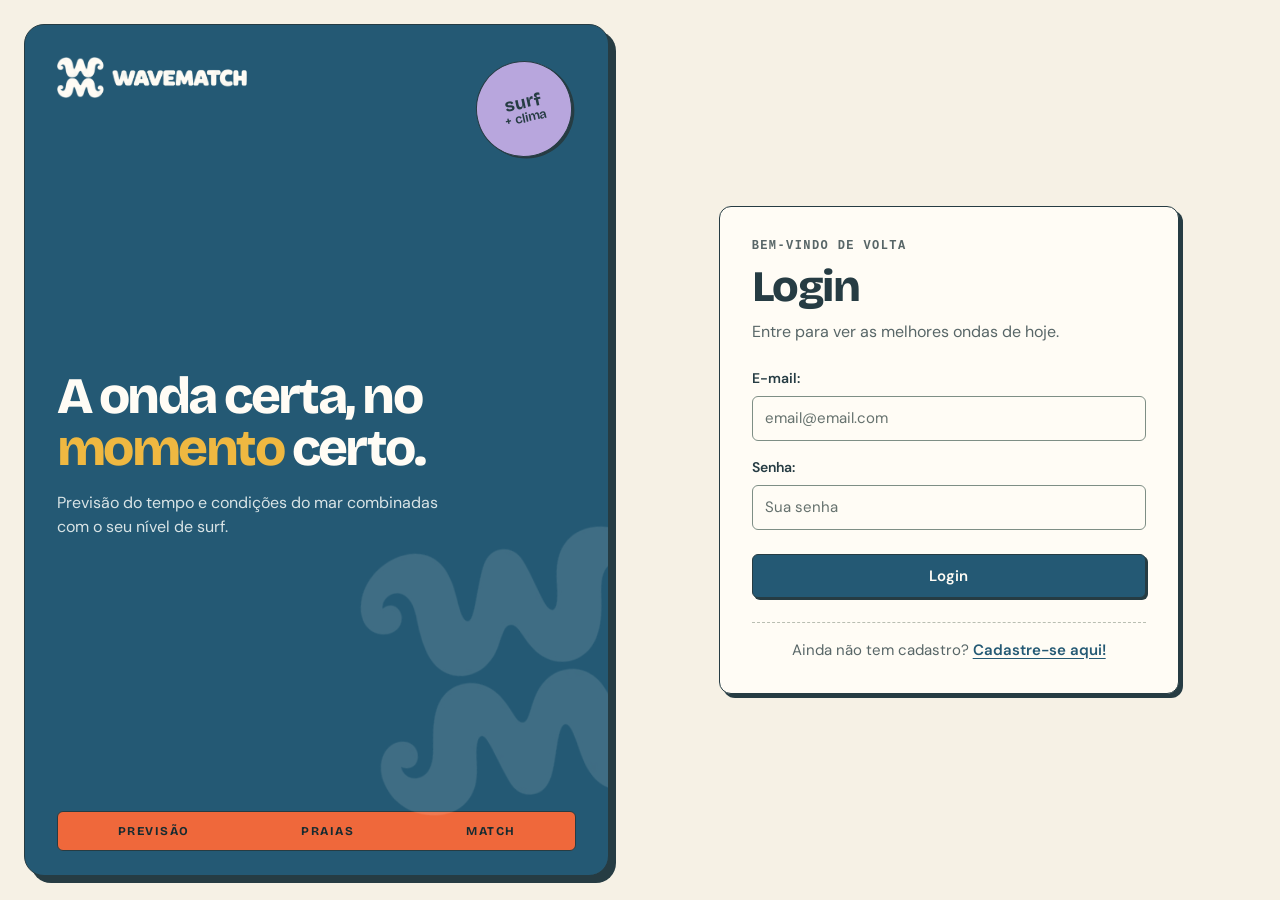
<file: index.html>
<!DOCTYPE html>
<html lang="pt-BR">
<head>
    <meta charset="UTF-8">
    <meta name="viewport" content="width=device-width, initial-scale=1.0">
    <meta name="theme-color" content="#f6f1e5">
    <link rel="icon" type="image/png" href="./assets/img/favicon.png">
    <link rel="stylesheet" href="./assets/fonts/fonts.css">
    <link rel="stylesheet" href="./css/tokens.css">
    <link rel="stylesheet" href="./css/style.css">
    <title>WaveMatch | Login</title>
</head>
<body>

<div class="auth">

    <aside class="auth-brand">
        <img class="brand-lockup" src="./assets/img/wavematch-lockup-cream.png" alt="WaveMatch">
        <img class="brand-mark-bg" src="./assets/img/wavematch-mark-cream.png" alt="">
        <span class="sticker" aria-hidden="true"><b>surf</b>+ clima</span>

        <div>
            <h2>A onda certa, no <span>momento</span> certo.</h2>
            <p>Previsão do tempo e condições do mar combinadas com o seu nível de surf.</p>
        </div>

        <div class="ribbon" aria-hidden="true">
            <span>Previsão</span><span>Praias</span><span>Match</span>
        </div>
    </aside>

    <main class="auth-main">
        <div class="card auth-card">

            <span class="eyebrow">Bem-vindo de volta</span>
            <h1>Login</h1>
            <p class="auth-lead">Entre para ver as melhores ondas de hoje.</p>

            <form id="login-form">
                <div class="field">
                    <label for="login-email-input">E-mail:</label>
                    <input
                        id="login-email-input"
                        name="email"
                        type="email"
                        placeholder="email@email.com"
                        autocomplete="email"
                        required
                    >
                </div>

                <div class="field">
                    <label for="login-password-input">Senha:</label>
                    <input
                        id="login-password-input"
                        name="password"
                        type="password"
                        placeholder="Sua senha"
                        autocomplete="current-password"
                        required
                    >
                </div>

                <button class="btn primary block" type="submit">Login</button>
            </form>

            <p class="auth-switch">
                Ainda não tem cadastro?
                <a href="./register.html">Cadastre-se aqui!</a>
            </p>

        </div>
    </main>

</div>

    <script src="./js/login.js"></script>

</body>
</html>
</file>
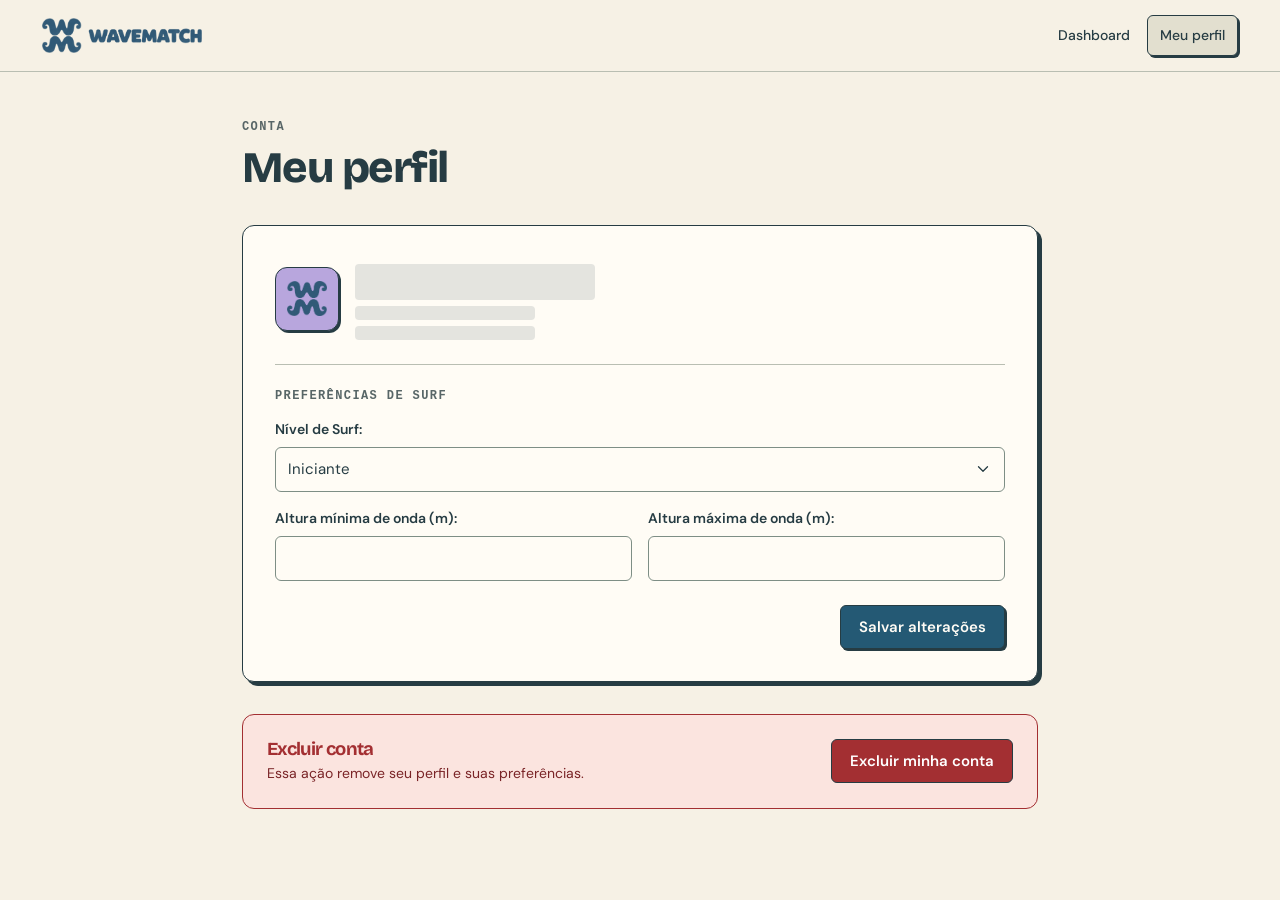
<file: profile.html>
<!DOCTYPE html>
<html lang="pt-BR">

<head>
    <meta charset="UTF-8">
    <meta name="viewport" content="width=device-width, initial-scale=1.0">
    <meta name="theme-color" content="#f6f1e5">
    <link rel="icon" type="image/png" href="./assets/img/favicon.png">
    <link rel="stylesheet" href="./assets/fonts/fonts.css">
    <link rel="stylesheet" href="./css/tokens.css">
    <link rel="stylesheet" href="./css/style.css">
    <title>WaveMatch | Meu Perfil</title>
</head>

<body>

<header class="app-header">
    <a class="brand" href="./dashboard.html">
        <img class="brand-lockup" src="./assets/img/wavematch-lockup.png" alt="WaveMatch">
    </a>
    <nav class="app-nav" aria-label="Principal">
        <a href="./dashboard.html">Dashboard</a>
        <a href="./profile.html" aria-current="page">Meu perfil</a>
    </nav>
</header>

<main class="page">

    <div class="page-heading">
        <span class="eyebrow">Conta</span>
        <h1>Meu perfil</h1>
    </div>

    <form id="profile-form" class="card profile-card">

        <div class="profile-identity">
            <span class="profile-avatar" aria-hidden="true">
                <img src="./assets/img/wavematch-mark.png" alt="">
            </span>
            <div>
                <h2 id="profile-name"></h2>
                <p id="profile-email"></p>
                <p id="profile-dob"></p>
            </div>
        </div>

        <span class="eyebrow form-section-title">Preferências de surf</span>

        <div class="field">
            <label for="profile-surf-level">Nível de Surf:</label>
            <select id="profile-surf-level">
                <option value="iniciante">Iniciante</option>
                <option value="intermediario">Intermediário</option>
                <option value="avancado">Avançado</option>
            </select>
        </div>

        <div class="field-grid">
            <div class="field">
                <label for="profile-min-wave">Altura mínima de onda (m):</label>
                <input
                    id="profile-min-wave"
                    type="number"
                    step="0.1"
                    min="0"
                >
            </div>

            <div class="field">
                <label for="profile-max-wave">Altura máxima de onda (m):</label>
                <input
                    id="profile-max-wave"
                    type="number"
                    step="0.1"
                    min="0"
                >
            </div>
        </div>

        <div class="form-actions">
            <button class="btn primary" type="submit">Salvar alterações</button>
        </div>

    </form>

    <section class="danger-zone">
        <div>
            <h2>Excluir conta</h2>
            <p>Essa ação remove seu perfil e suas preferências.</p>
        </div>
        <button id="delete-account-button" class="btn danger" type="button">
            Excluir minha conta
        </button>
    </section>

</main>

    <script src="./js/profile.js"></script>

</body>
</html>
</file>
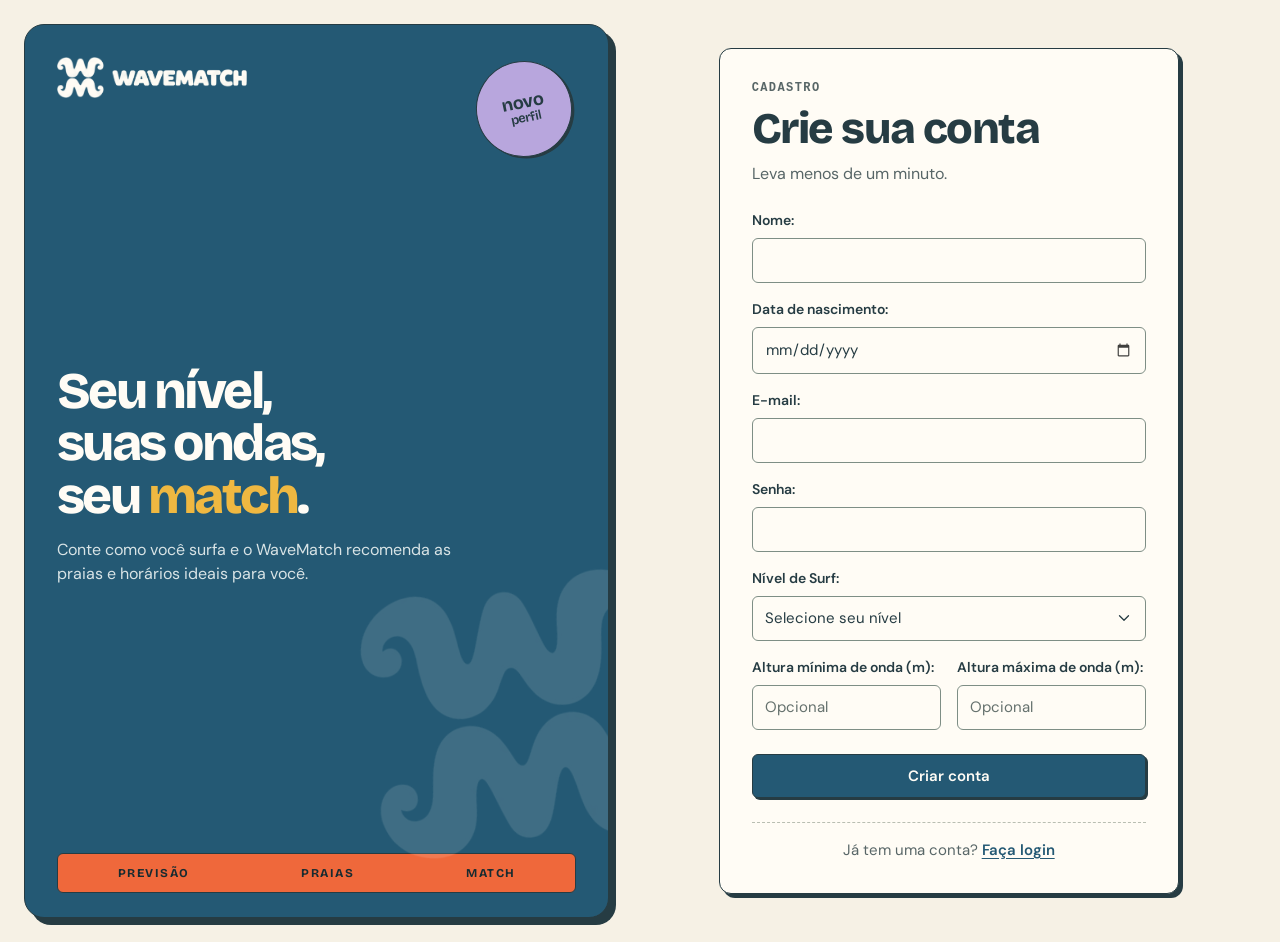
<file: register.html>
<!DOCTYPE html>
<html lang="pt-BR">

<head>
    <meta charset="UTF-8">
    <meta name="viewport" content="width=device-width, initial-scale=1.0">
    <meta name="theme-color" content="#f6f1e5">
    <link rel="icon" type="image/png" href="./assets/img/favicon.png">
    <link rel="stylesheet" href="./assets/fonts/fonts.css">
    <link rel="stylesheet" href="./css/tokens.css">
    <link rel="stylesheet" href="./css/style.css">
    <title>WaveMatch | Cadastro</title>
</head>

<body>

<div class="auth">

    <aside class="auth-brand">
        <img class="brand-lockup" src="./assets/img/wavematch-lockup-cream.png" alt="WaveMatch">
        <img class="brand-mark-bg" src="./assets/img/wavematch-mark-cream.png" alt="">
        <span class="sticker" aria-hidden="true"><b>novo</b>perfil</span>

        <div>
            <h2>Seu nível, suas ondas, seu <span>match</span>.</h2>
            <p>Conte como você surfa e o WaveMatch recomenda as praias e horários ideais para você.</p>
        </div>

        <div class="ribbon" aria-hidden="true">
            <span>Previsão</span><span>Praias</span><span>Match</span>
        </div>
    </aside>

    <main class="auth-main">
        <div class="card auth-card">

            <span class="eyebrow">Cadastro</span>
            <h1>Crie sua conta</h1>
            <p class="auth-lead">Leva menos de um minuto.</p>

            <form id="register-form">

                <div class="field">
                    <label for="register-name">Nome:</label>
                    <input
                        id="register-name"
                        name="name"
                        type="text"
                        autocomplete="name"
                        required
                    >
                </div>

                <div class="field">
                    <label for="register-dob">Data de nascimento:</label>
                    <input
                        id="register-dob"
                        name="date_of_birth"
                        type="date"
                        required
                    >
                </div>

                <div class="field">
                    <label for="register-email">E-mail:</label>
                    <input
                        id="register-email"
                        name="email"
                        type="email"
                        autocomplete="email"
                        required
                    >
                </div>

                <div class="field">
                    <label for="register-password">Senha:</label>
                    <input
                        id="register-password"
                        name="password"
                        type="password"
                        autocomplete="new-password"
                        required
                    >
                </div>

                <div class="field">
                    <label for="register-surf-level">Nível de Surf:</label>
                    <select
                        id="register-surf-level"
                        name="surf_level"
                        required
                    >
                        <option value="">Selecione seu nível</option>
                        <option value="iniciante">Iniciante</option>
                        <option value="intermediario">Intermediário</option>
                        <option value="avancado">Avançado</option>
                    </select>
                </div>

                <div class="field-grid">
                    <div class="field">
                        <label for="register-min-wave">Altura mínima de onda (m):</label>
                        <input
                            id="register-min-wave"
                            name="min_wave_height"
                            type="number"
                            step="0.1"
                            min="0"
                            placeholder="Opcional"
                        >
                    </div>

                    <div class="field">
                        <label for="register-max-wave">Altura máxima de onda (m):</label>
                        <input
                            id="register-max-wave"
                            name="max_wave_height"
                            type="number"
                            step="0.1"
                            min="0"
                            placeholder="Opcional"
                        >
                    </div>
                </div>

                <button class="btn primary block" type="submit">Criar conta</button>

            </form>

            <p class="auth-switch">
                Já tem uma conta?
                <a href="./index.html">Faça login</a>
            </p>

        </div>
    </main>

</div>

    <script src="./js/register.js"></script>

</body>
</html>
</file>
<file: assets/fonts/fonts.css>
@font-face {
  font-family: 'Bricolage Grotesque';
  font-style: normal;
  font-weight: 400;
  font-stretch: normal;
  font-display: swap;
  src: url(font-0.ttf) format('truetype');
}
@font-face {
  font-family: 'Bricolage Grotesque';
  font-style: normal;
  font-weight: 500;
  font-stretch: normal;
  font-display: swap;
  src: url(font-1.ttf) format('truetype');
}
@font-face {
  font-family: 'Bricolage Grotesque';
  font-style: normal;
  font-weight: 600;
  font-stretch: normal;
  font-display: swap;
  src: url(font-2.ttf) format('truetype');
}
@font-face {
  font-family: 'Bricolage Grotesque';
  font-style: normal;
  font-weight: 700;
  font-stretch: normal;
  font-display: swap;
  src: url(font-3.ttf) format('truetype');
}
@font-face {
  font-family: 'Bricolage Grotesque';
  font-style: normal;
  font-weight: 800;
  font-stretch: normal;
  font-display: swap;
  src: url(font-4.ttf) format('truetype');
}
@font-face {
  font-family: 'DM Sans';
  font-style: normal;
  font-weight: 400;
  font-display: swap;
  src: url(font-5.ttf) format('truetype');
}
@font-face {
  font-family: 'DM Sans';
  font-style: normal;
  font-weight: 500;
  font-display: swap;
  src: url(font-6.ttf) format('truetype');
}
@font-face {
  font-family: 'DM Sans';
  font-style: normal;
  font-weight: 600;
  font-display: swap;
  src: url(font-7.ttf) format('truetype');
}
@font-face {
  font-family: 'DM Sans';
  font-style: normal;
  font-weight: 700;
  font-display: swap;
  src: url(font-8.ttf) format('truetype');
}
</file>
<file: css/tokens.css>
:root {
  --color-paper:#f6f1e5; --color-surface:#fffcf5; --color-ink:#263c43; --color-muted:#586667; --color-line:#b9beb2;
  --color-blue:#245974; --color-orange:#ef683b; --color-green:#386550; --color-lavender:#b8a6dd; --color-yellow:#efb841;
  --color-action:var(--color-blue); --color-danger:#a32f32; --color-success:#286044; --color-warning:#825411; --color-info:#245974;
  --color-success-bg:#e0eddc; --color-danger-bg:#fbe4df; --color-warning-bg:#fff0c5; --color-info-bg:#e1edf1;
  --font-display:'Bricolage Grotesque',Georgia,serif; --font-body:'DM Sans',Arial,sans-serif; --font-code:Consolas,'Courier New',monospace;
  --text-display:clamp(2.4rem,4vw,3.8rem); --text-title:1.65rem; --text-body:1rem; --text-label:.875rem; --text-caption:.8125rem;
  --space-1:4px; --space-2:8px; --space-3:12px; --space-4:16px; --space-6:24px; --space-8:32px; --space-12:48px; --space-16:64px;
  --radius-sm:6px; --radius-md:12px; --radius-lg:20px; --radius-pill:999px;
  --border:1.5px solid var(--color-ink); --shadow-sm:2px 2px 0 var(--color-ink); --shadow-md:4px 4px 0 var(--color-ink); --shadow-lg:7px 7px 0 var(--color-ink);
  --focus:0 0 0 3px var(--color-surface),0 0 0 5px var(--color-blue); --duration:160ms;
}
</file>
<file: css/style.css>
/* ==========================================================================
   WaveMatch — estilos da aplicação
   Baseado no design system Orbit UI · WaveMatch (tokens em ./tokens.css,
   fontes em ../assets/fonts/fonts.css). Apenas visual: nenhum seletor
   depende de lógica, e os IDs usados pelo JavaScript não são alterados.
   ========================================================================== */

/* ---------- Base ---------- */
*, *::before, *::after { box-sizing: border-box; }

html { -webkit-text-size-adjust: 100%; }

body {
  margin: 0;
  min-height: 100vh;
  background: var(--color-paper);
  color: var(--color-ink);
  font: var(--text-body)/1.5 var(--font-body);
}

button, input, select, textarea { font: inherit; color: inherit; }
button, a, input, select, textarea { touch-action: manipulation; -webkit-tap-highlight-color: transparent; }
button { cursor: pointer; }
img { max-width: 100%; display: block; }

h1, h2, h3, p { margin: 0; }
h1, h2, h3 {
  font-family: var(--font-display);
  line-height: 1.12;
  letter-spacing: -.035em;
  text-wrap: balance;
}
h1 { font-size: clamp(2rem, 3.4vw, 2.75rem); font-weight: 800; }
h2 { font-size: var(--text-title); font-weight: 700; }
p { color: var(--color-muted); }

a { color: var(--color-blue); font-weight: 600; text-underline-offset: 3px; }
a:hover { color: #18465d; }

button:focus-visible, a:focus-visible, input:focus-visible,
select:focus-visible, textarea:focus-visible {
  outline: none;
  box-shadow: var(--focus);
}

:disabled { opacity: .48; cursor: not-allowed; }

.eyebrow {
  display: block;
  font: 600 12px var(--font-code);
  letter-spacing: 1.4px;
  text-transform: uppercase;
  color: var(--color-muted);
}

/* ---------- Botões ---------- */
.btn {
  display: inline-flex;
  justify-content: center;
  align-items: center;
  gap: var(--space-2);
  min-height: 44px;
  padding: 10px 18px;
  border: var(--border);
  border-radius: var(--radius-sm);
  background: var(--color-surface);
  font-size: 15px;
  font-weight: 600;
  line-height: 1.2;
  text-decoration: none;
  transition: background var(--duration), transform var(--duration), box-shadow var(--duration);
}
.btn:hover:not(:disabled) { transform: translate(-1px, -1px); box-shadow: var(--shadow-sm); }
.btn:active:not(:disabled) { transform: translate(1px, 1px); box-shadow: none; }
.btn:focus-visible { box-shadow: var(--focus); }

.btn.primary { background: var(--color-blue); color: var(--color-surface); box-shadow: var(--shadow-sm); }
.btn.primary:hover:not(:disabled) { background: #18465d; box-shadow: var(--shadow-md); }
.btn.danger { background: var(--color-danger); color: #fff; }
.btn.danger:hover:not(:disabled) { background: #8a2629; }
.btn.block { width: 100%; }

/* ---------- Campos ---------- */
.field {
  display: flex;
  flex-direction: column;
  gap: 7px;
  margin-bottom: var(--space-4);
  font-size: var(--text-label);
  font-weight: 600;
}

.field-grid {
  display: grid;
  grid-template-columns: 1fr 1fr;
  gap: 0 var(--space-4);
}

.field-hint {
  font-size: var(--text-caption);
  font-weight: 400;
  color: var(--color-muted);
}

input:not([type=checkbox], [type=radio], [type=range]),
select,
textarea {
  width: 100%;
  min-width: 0;
  min-height: 44px;
  padding: 11px 12px;
  border: 1px solid #7e8e85;
  border-radius: var(--radius-sm);
  background: var(--color-surface);
  font-size: 15px;
  font-weight: 400;
  line-height: 1.4;
  transition: border-color var(--duration), box-shadow var(--duration);
}
input:hover:not(:focus, :disabled), select:hover:not(:focus, :disabled) { border-color: var(--color-ink); }
input:focus-visible, select:focus-visible { border-color: var(--color-blue); }
input::placeholder { color: #65716d; }

/* Estado de erro nativo — aparece só depois que a pessoa interage */
input:user-invalid, select:user-invalid {
  border: 2px solid var(--color-danger);
  background: #fff6ef;
}

select {
  appearance: none;
  -webkit-appearance: none;
  padding-right: 40px;
  background-image: url("data:image/svg+xml,%3Csvg xmlns='http://www.w3.org/2000/svg' width='18' height='18' fill='none' stroke='%23263c43' stroke-width='1.7' stroke-linecap='round' stroke-linejoin='round' viewBox='0 0 24 24'%3E%3Cpath d='m6 9 6 6 6-6'/%3E%3C/svg%3E");
  background-repeat: no-repeat;
  background-position: right 12px center;
  cursor: pointer;
}

input[type=date]::-webkit-calendar-picker-indicator { cursor: pointer; opacity: .75; }

/* ---------- Cartões ---------- */
.card {
  background: var(--color-surface);
  border: var(--border);
  border-radius: var(--radius-md);
  box-shadow: var(--shadow-md);
  padding: var(--space-8);
}

/* ==========================================================================
   Autenticação (login e cadastro)
   ========================================================================== */
.auth {
  min-height: 100vh;
  display: grid;
  grid-template-columns: minmax(0, 1fr) minmax(0, 1.05fr);
  gap: var(--space-8);
  padding: var(--space-6);
}

.auth-brand {
  position: relative;
  display: flex;
  flex-direction: column;
  justify-content: space-between;
  gap: var(--space-8);
  padding: var(--space-8) var(--space-8) var(--space-6);
  background: var(--color-blue);
  color: var(--color-surface);
  border: var(--border);
  border-radius: var(--radius-lg);
  box-shadow: var(--shadow-lg);
  overflow: hidden;
}

.auth-brand .brand-lockup { width: 190px; }

.auth-brand h2 {
  font-size: clamp(2.2rem, 4vw, 3.6rem);
  font-weight: 800;
  letter-spacing: -.05em;
  line-height: 1.02;
  max-width: 11ch;
}
.auth-brand h2 span { color: var(--color-yellow); }
.auth-brand p { color: #d9e4e6; max-width: 36ch; margin-top: var(--space-4); }

.brand-mark-bg {
  position: absolute;
  right: -60px;
  bottom: 70px;
  width: 300px;
  opacity: .12;
  transform: rotate(-8deg);
  pointer-events: none;
}

.sticker {
  position: absolute;
  top: 36px;
  right: 36px;
  width: 96px;
  height: 96px;
  display: flex;
  flex-direction: column;
  justify-content: center;
  text-align: center;
  background: var(--color-lavender);
  color: var(--color-ink);
  border: var(--border);
  border-radius: 50%;
  box-shadow: var(--shadow-sm);
  font: 600 13px/1.05 var(--font-display);
  transform: rotate(-12deg);
}
.sticker b { font-size: 18px; }

.ribbon {
  display: flex;
  flex-wrap: wrap;
  justify-content: space-around;
  gap: var(--space-2) var(--space-4);
  padding: 12px;
  background: var(--color-orange);
  color: #172b30;
  border: var(--border);
  border-radius: var(--radius-sm);
  font: 700 12px var(--font-display);
  letter-spacing: 1.5px;
  text-transform: uppercase;
}

.auth-main {
  display: flex;
  align-items: center;
  justify-content: center;
  padding: var(--space-6) 0;
}

.auth-card { width: 100%; max-width: 460px; }
.auth-card h1 { margin: 10px 0 var(--space-2); }
.auth-lead { margin-bottom: var(--space-6); }
.auth-card form .btn { margin-top: var(--space-2); }

.auth-switch {
  margin-top: var(--space-6);
  padding-top: var(--space-4);
  border-top: 1px dashed var(--color-line);
  font-size: 15px;
  text-align: center;
}

/* ==========================================================================
   Área logada (dashboard e perfil)
   ========================================================================== */
.app-header {
  position: sticky;
  top: 0;
  z-index: 10;
  display: flex;
  align-items: center;
  justify-content: space-between;
  gap: var(--space-4);
  min-height: 72px;
  padding: var(--space-3) clamp(16px, 4vw, 42px);
  background: var(--color-paper);
  border-bottom: 1px solid var(--color-line);
}

.app-header .brand { display: inline-flex; }
.app-header .brand-lockup { width: 160px; }

.app-nav { display: flex; gap: var(--space-1); }
.app-nav a {
  padding: 9px 12px;
  border: 1px solid transparent;
  border-radius: var(--radius-sm);
  color: var(--color-ink);
  font-size: 14px;
  font-weight: 500;
  text-decoration: none;
  white-space: nowrap;
}
.app-nav a:hover { background: #e7e3d5; }
.app-nav a[aria-current=page] {
  background: #e2dfcf;
  border-color: var(--color-ink);
  box-shadow: var(--shadow-sm);
}

.page {
  max-width: 880px;
  margin: 0 auto;
  padding: var(--space-12) clamp(16px, 4vw, 42px) var(--space-16);
}

.page-heading { margin-bottom: var(--space-8); }
.page-heading h1 { margin-top: 10px; }

/* ---------- Dashboard ---------- */
#welcome-message { max-width: 22ch; }

.weather-card {
  position: relative;
  display: grid;
  grid-template-columns: auto 1fr;
  align-items: center;
  gap: var(--space-2) var(--space-6);
  margin-bottom: var(--space-12);
  padding: var(--space-6) var(--space-8);
  background: var(--color-yellow);
  border: var(--border);
  border-radius: var(--radius-md);
  box-shadow: var(--shadow-md);
}
.weather-card p { color: var(--color-ink); }

.weather-card p { grid-column: 2; }

#temperature {
  grid-column: 1;
  grid-row: 1 / span 2;
  font: 700 clamp(1.4rem, 2.6vw, 1.9rem)/1.1 var(--font-display);
  letter-spacing: -.03em;
  padding-right: var(--space-6);
  border-right: 1.5px dashed var(--color-ink);
  max-width: 13ch;
}
#weather-condition { font-weight: 600; font-size: 1.05rem; }
#weather-message { font-size: 15px; }

.section-heading { margin-bottom: var(--space-6); }
.section-heading h2 { margin-top: 8px; font-size: clamp(1.6rem, 2.3vw, 2.1rem); }

/* Os itens de #recommendations são criados pelo dashboard.js como uma
   sequência plana de <h2> (praia) e <p> (período). O CSS agrupa cada praia
   visualmente como um cartão, sem alterar o script. */
#recommendations-loading {
    height: 180px;
    border: 1px dashed var(--color-line);
    border-radius: var(--radius-md);
    background: var(--color-surface);
    display: flex;
    flex-direction: column;
    align-items: center;
    justify-content: center;
    gap: var(--space-3);
}

.loader {
    width: 40px;
    height: 40px;
    border: 4px solid var(--color-paper);
    border-top-color: var(--color-orange);
    border-radius: 50%;
    animation: spin 0.8s linear infinite;
}

@keyframes spin {
    to {
        transform: rotate(360deg);
    }
}

#recommendations > h2 {
  display: flex;
  align-items: center;
  gap: var(--space-3);
  margin-top: var(--space-6);
  padding: var(--space-4) var(--space-6);
  border-top: var(--border);
  border-bottom: 1px solid var(--color-line);
  border-radius: var(--radius-md) var(--radius-md) 0 0;
  font-size: 1.35rem;
}
#recommendations > h2:first-child { margin-top: 0; }
#recommendations > h2::before {
  content: "";
  width: 30px;
  height: 27px;
  flex-shrink: 0;
  background: url("../assets/img/wavematch-mark-orange.png") center / contain no-repeat;
}

#recommendations >  .period-card  {
  position: relative;
  padding: 13px var(--space-6) 13px calc(var(--space-6) + 22px);
  color: var(--color-ink);
  font-size: 15px;
  font-weight: 500;
  font-variant-numeric: tabular-nums;
}

#recommendations-loading {
    height: 180px;
    border: 1px dashed var(--color-line);
    border-radius: var(--radius-md);
    background: var(--color-surface);
    display: flex;
    flex-direction: column;
    align-items: center;
    justify-content: center;
    gap: var(--space-3);
}


/* LOADER */

.loader {
    width: 40px;
    height: 40px;
    border: 4px solid var(--color-paper);
    border-top-color: var(--color-orange);
    border-radius: 50%;
    animation: spin 0.8s linear infinite;
}

@keyframes spin {
    to {
        transform: rotate(360deg);
    }
}


/* CABEÇALHO DE CADA PRAIA */
.beach-title-button {
    min-height: auto;
    padding: 6px;
    border-radius: 50%;
}

.beach-title-button img {
    width: 18px;
    height: 18px;
    transition: transform 0.2s ease;
}

.beach-title-button.active img {
    width: 18px;
    height: 18px;
    transform: rotate(180deg);
}

/* Quando o botão recebe a classe active */

.beach-title-button.active img {
    transform: rotate(-90deg);
}


/* CABEÇALHO + CARDS
   Ambos continuam formando visualmente um único bloco */

#recommendations > .beach-title,
#recommendations > .hourly-chart,
#recommendations > .period-card {
    margin: 0;
    background: var(--color-surface);
    border-inline: var(--border);
    box-shadow: 4px 4px 0 var(--color-ink);
}

/* Cabeçalho de cada praia */

#recommendations > .beach-title {
    margin-top: var(--space-6);
    padding: var(--space-4) var(--space-6);

    border-top: var(--border);
    border-bottom: 1px solid var(--color-line);
    border-radius: var(--radius-md) var(--radius-md) 0 0;
}


/* A primeira praia não precisa de espaço extra em cima */

#recommendations > .beach-title:first-child {
    margin-top: 0;
}


/* CARDS DOS PERÍODOS */

#recommendations > .period-card {
    position: relative;

    padding:
        13px
        var(--space-6)
        13px
        calc(var(--space-6) + 22px);

    color: var(--color-ink);
    font-size: 15px;
    font-weight: 500;
    font-variant-numeric: tabular-nums;
}


/* CABEÇALHO DE CADA PRAIA */

.beach-title {
    display: flex;
    align-items: center;
    justify-content: space-between;
}


/* Nome da praia */

.beach-title h2 {
    margin: 0;
    font-size: 1.35rem;
}


/* Botão da seta */

.beach-title-button {
    text-decoration: none;
    width: 30px;
    height: 30px;
    min-height: 30px;
    border-color: transparent;
    background: var(--color-orange);

    padding: 0;
    border-radius: 50%;
    padding: 4px 8px;
}


/* Ícone da seta */

.beach-title-button img {
    width: 12px;
    height: 12px;
    transform: rotate(90deg);
    transition: transform 0.2s ease;
}

/* Quando o botão recebe a classe active */

.beach-title-button.active img {
    width: 12px;
    height: 12px;
    transform: rotate(180deg);
}



/* Primeiro período de cada praia = melhor opção */

#recommendations > .beach-title + .period-card {
    font-weight: 700;
}

/* Último período antes da próxima praia fecha o cartão */

#recommendations > .period-card:has(+ .beach-title),
#recommendations > .period-card:last-child {
    border-bottom: var(--border);
    border-radius: 0 0 var(--radius-md) var(--radius-md);
}

/* Linha entre períodos da mesma praia */

#recommendations > .period-card + .period-card {
    border-top: 1px dashed #dedfd3;
}

/* Carregamento: enquanto o script não preenche os elementos */
.weather-card p:empty,
#welcome-message:empty,
#recommendations:empty {
  display: block;
  border-radius: 4px;
  background: rgb(38 60 67 / .12);
  animation: pulse 1.2s ease-in-out infinite alternate;
}
.weather-card p:empty { height: 1em; min-width: 160px; }
#temperature:empty { height: 2.2em; border-right: 0; width: 120px; }
#welcome-message:empty { height: 1.2em; width: min(520px, 100%); }
#recommendations:empty {
  height: 180px;
  border: 1px dashed var(--color-line);
  border-radius: var(--radius-md);
  background: var(--color-surface);
}
@keyframes pulse { to { opacity: .45; } }

.period-card {
    display: flex;
    align-items: center;
    justify-content: space-between;

    box-sizing: border-box;
    padding: 13px var(--space-6);

    color: var(--color-ink);
    font-size: 15px;
    font-weight: 500;
    font-variant-numeric: tabular-nums;
}

.period-details {
    display: grid;
    grid-template-columns:
        24px 70px
        24px 100px
        24px 30px;

    align-items: center;
    column-gap: 6px;
}

.period-details img {
    width: 24px;
    height: 24px;
}

.hourly-chart {
    display: none;
    position: relative;
    height: 440px;
    padding: 18px 22px 14px;
    box-sizing: border-box;
    overflow: hidden;
    background:
        linear-gradient(180deg, rgb(36 89 116 / .04), transparent 46%),
        var(--color-surface);
    border-bottom: 1px solid var(--color-line);
}

.hourly-chart.active {
    display: block;
}

.hourly-chart canvas {
    width: 100% !important;
    height: 100% !important;
}
/* ---------- Perfil ---------- */
.profile-card { margin-bottom: var(--space-8); }

.profile-identity {
  display: flex;
  align-items: center;
  gap: var(--space-4);
  padding-bottom: var(--space-6);
  margin-bottom: var(--space-6);
  border-bottom: 1px solid var(--color-line);
}
.profile-avatar {
  width: 64px;
  height: 64px;
  flex-shrink: 0;
  display: flex;
  align-items: center;
  justify-content: center;
  background: var(--color-lavender);
  border: var(--border);
  border-radius: var(--radius-md);
  box-shadow: var(--shadow-sm);
}
.profile-avatar img { width: 40px; }
.profile-identity > div { min-width: 0; }

#profile-name { font-size: 1.6rem; overflow-wrap: anywhere; }
#profile-email, #profile-dob { font-size: 14px; overflow-wrap: anywhere; }
#profile-email { margin-top: 4px; }
#profile-name:empty, #profile-email:empty, #profile-dob:empty {
  height: 1em;
  width: 180px;
  margin-top: 6px;
  border-radius: 4px;
  background: rgb(38 60 67 / .12);
  animation: pulse 1.2s ease-in-out infinite alternate;
}
#profile-name:empty { height: 1.4em; width: 240px; }

.form-section-title { margin-bottom: var(--space-4); }

.form-actions {
  display: flex;
  justify-content: flex-end;
  margin-top: var(--space-2);
}

.danger-zone {
  display: flex;
  align-items: center;
  justify-content: space-between;
  gap: var(--space-4);
  flex-wrap: wrap;
  padding: var(--space-6);
  background: var(--color-danger-bg);
  border: 1px solid var(--color-danger);
  border-radius: var(--radius-md);
}
.danger-zone h2 { font-size: 1.15rem; color: var(--color-danger); }
.danger-zone p { font-size: 14px; margin-top: 4px; color: #7a2427; }

/* ==========================================================================
   Responsivo
   ========================================================================== */
@media (max-width: 900px) {
  .auth { grid-template-columns: 1fr; align-content: start; gap: 0; padding: var(--space-4); }
  .auth-brand {
    gap: var(--space-4);
    padding: var(--space-6);
    box-shadow: var(--shadow-md);
  }
  .auth-brand h2 { font-size: clamp(1.8rem, 7vw, 2.4rem); max-width: 16ch; }
  .auth-brand p, .brand-mark-bg { display: none; }
  .sticker { width: 74px; height: 74px; top: 20px; right: 20px; font-size: 10px; }
  .sticker b { font-size: 14px; }
  .auth-main { padding-top: var(--space-6); }
}

@media (max-width: 600px) {
  .card { padding: var(--space-6) var(--space-4); }
  .field-grid { grid-template-columns: 1fr; }
  .ribbon { display: none; }
  .app-header .brand-lockup { width: 130px; }
  .app-nav a { padding: 8px 9px; font-size: 13px; }
  .page { padding-top: var(--space-8); }
  .weather-card { grid-template-columns: 1fr; padding: var(--space-6); }
  .weather-card p { grid-column: 1; }
  #temperature { order: -1; grid-row: auto; border-right: 0; padding: 0 0 var(--space-3); border-bottom: 1.5px dashed var(--color-ink); max-width: none; }
  #recommendations > h2 { padding: var(--space-4); }
  #recommendations > p { padding-left: calc(var(--space-4) + 22px); }
  #recommendations > p::before { left: var(--space-4); }
  .hourly-chart { height: 410px; padding: 14px 8px 10px; }
  .form-actions .btn, .danger-zone .btn { width: 100%; }
}

@media (prefers-reduced-motion: reduce) {
  *, *::before, *::after { animation: none !important; transition: none !important; }
}
</file>
